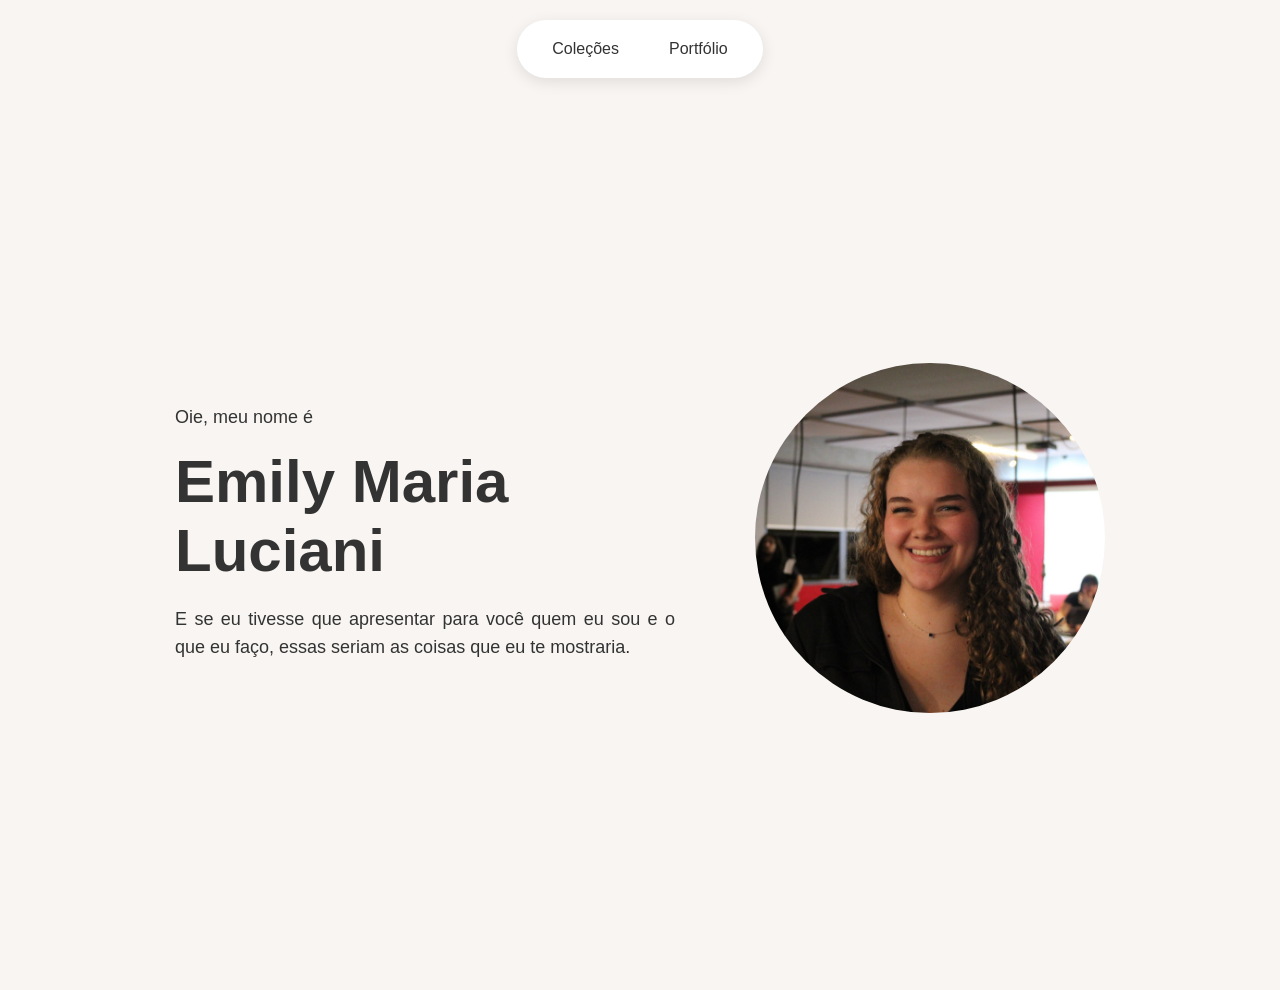
<file: index.html>
<!DOCTYPE html>
<html lang="pt-br">
<head>
    <meta charset="UTF-8">
    <meta name="viewport" content="width=device-width, initial-scale=1.0">
    <title>Emily Maria Luciani</title>
    <link rel="stylesheet" href="static/css/style.css">
</head>
<body>

    <!-- Menu de navegação (fixo no topo) -->
    <header class="header-index">
        <nav class="menu">
            <a href="colecao.html">Coleções</a>
            <a href="portfolio.html">Portfólio</a>
        </nav>
    </header>


    <main>

        <section id="sobre-mim" class="secao-apresentacao">

            <div class="apresentacao-texto">
                <p>Oie, meu nome é</p>

                <h1>Emily Maria Luciani</h1>

                <p>
                    E se eu tivesse que apresentar para você quem eu sou e o que eu faço,
                    essas seriam as coisas que eu te mostraria.
                </p>
            </div>

            <div class="apresentacao-imagem">
                <img src="static/img/Emily-maria-luciani.jpeg" alt="Foto de Emily Maria Luciani">
            </div>

        </section>

    </main>

</body>
</html>
</file>
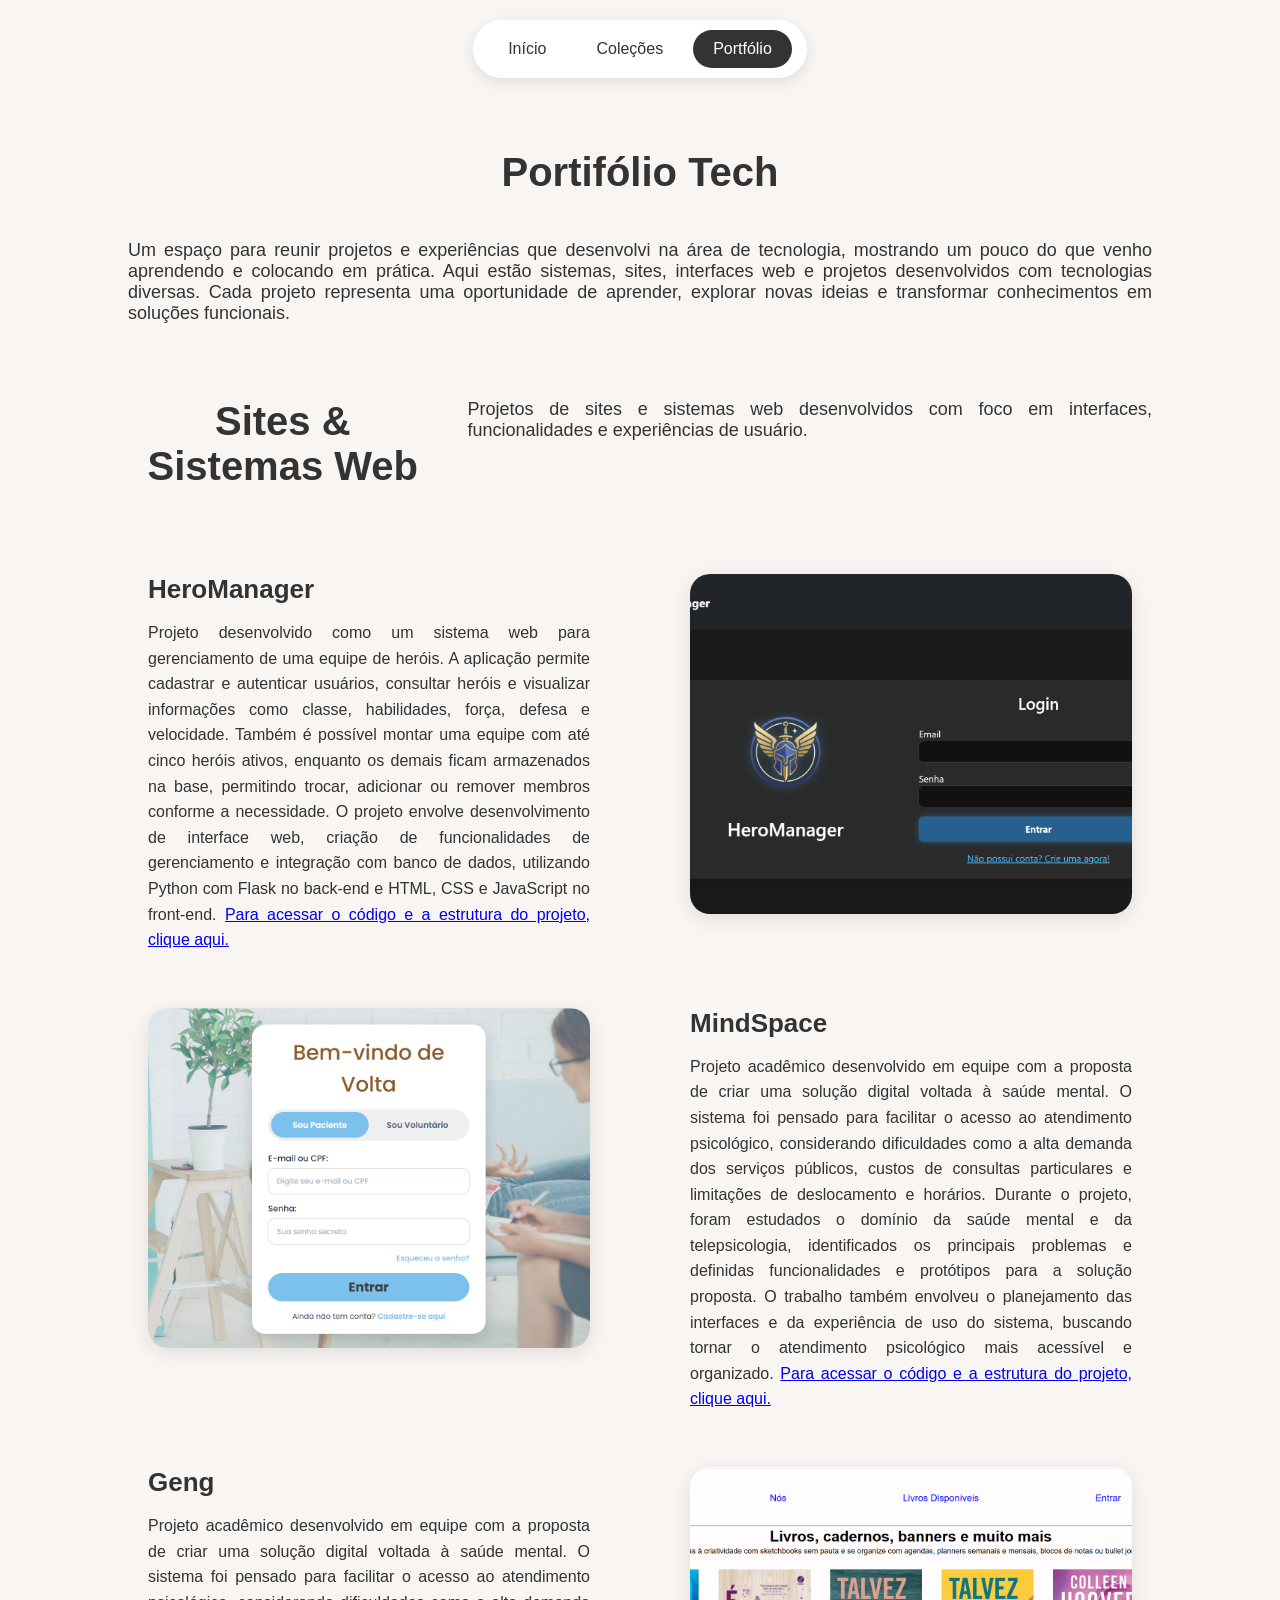
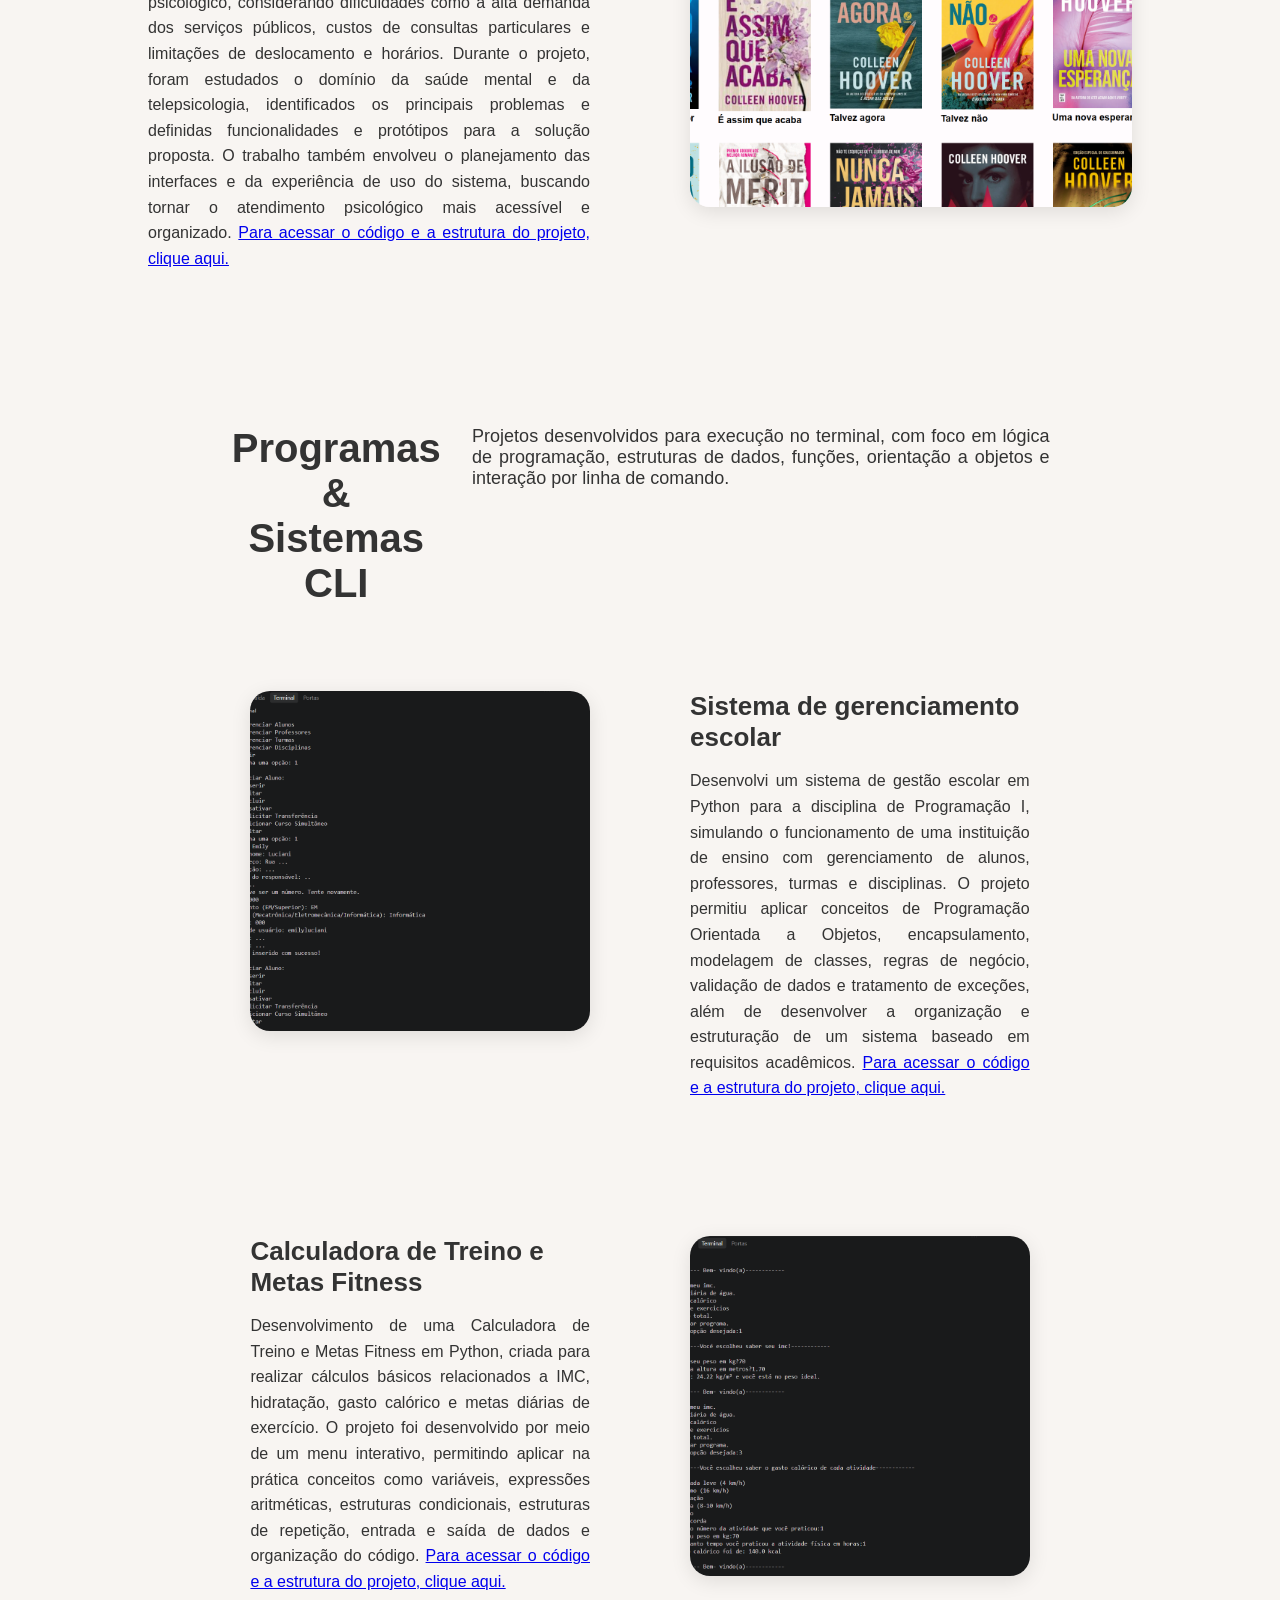
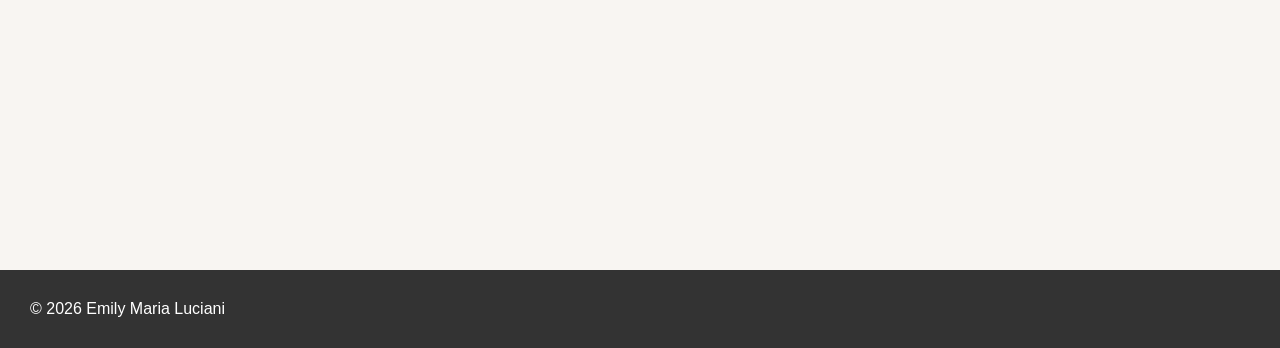
<file: portfolio.html>
<!DOCTYPE html>
<html lang="pt-br">
<head>
    <meta charset="UTF-8">
    <meta name="viewport" content="width=device-width, initial-scale=1.0">
    <title>Portfólio</title>
    <link rel="stylesheet" href="static/css/style.css">
</head>
<body>

    <header>
        <nav class="menu">
            <a href="index.html">Início</a>
            <a href="colecao.html">Coleções</a>
            <a href="portfolio.html" class="ativo">Portfólio</a>
        </nav>
    </header>


    <main>

        <!-- Introdução do portfólio -->
        <section class="secao-intro-portfolio">
            <div class="titulo-secao">
                <h2>Portifólio Tech</h2>

                <p>
                    Um espaço para reunir projetos e experiências que desenvolvi na área de tecnologia,
                    mostrando um pouco do que venho aprendendo e colocando em prática. Aqui estão sistemas,
                    sites, interfaces web e projetos desenvolvidos com tecnologias diversas. Cada projeto
                    representa uma oportunidade de aprender, explorar novas ideias e transformar
                    conhecimentos em soluções funcionais.
                </p>
            </div>
        </section>

        <!-- Outros projetos -->
        <section id="outros-projetos" class="secao secao-sem-topo">

            <div class="titulo-secao">
                <h2>Sites & Sistemas Web</h2>

                <p>
                    Projetos de sites e sistemas web desenvolvidos com foco em interfaces,
                    funcionalidades e experiências de usuário.
                </p>
            </div>

                <article class="projeto">

                    <div class="projeto-imagem">
                        <img src="static/img/hero-manager.png"
                             alt="tela de login do site HeroManager">
                    </div>

                    <div class="projeto-texto">
                        <h3>HeroManager </h3>

                        <p>
                        Projeto desenvolvido como um sistema web para gerenciamento de uma equipe de heróis. A aplicação permite cadastrar 
                        e autenticar usuários, consultar heróis e visualizar informações como classe, habilidades, força, defesa e velocidade. 
                        Também é possível montar uma equipe com até cinco heróis ativos, enquanto os demais ficam armazenados na base, permitindo trocar, 
                        adicionar ou remover membros conforme a necessidade. O projeto envolve desenvolvimento de interface web, criação de funcionalidades 
                        de gerenciamento e integração com banco de dados, utilizando Python com Flask no back-end e HTML, CSS e JavaScript no front-end. <a href="https://github.com/emilyluciani/hero-manager.git">Para acessar o código e a estrutura do projeto, clique aqui.</a>
                        </p>
                    </div>

                </article>

        
                <article class="projeto">

                    <div class="projeto-imagem">
                        <img src="static/img/mindspace-login.png"
                             alt="Tela de login do site MindSpace">
                    </div>

                    <div class="projeto-texto">
                        <h3>MindSpace</h3>

                        <p>Projeto acadêmico desenvolvido em equipe com a proposta de criar uma solução digital voltada 
                            à saúde mental. O sistema foi pensado para facilitar o acesso ao atendimento psicológico, 
                            considerando dificuldades como a alta demanda dos serviços públicos, custos de consultas 
                            particulares e limitações de deslocamento e horários. Durante o projeto, foram estudados o 
                            domínio da saúde mental e da telepsicologia, identificados os principais problemas e definidas 
                            funcionalidades e protótipos para a solução proposta. O trabalho também envolveu o planejamento 
                            das interfaces e da experiência de uso do sistema, buscando tornar o atendimento psicológico mais 
                            acessível e organizado. <a href="https://github.com/emilyluciani/mind-space.git">Para acessar o código e a estrutura do projeto, clique aqui.</a>
                        </p>
                    </div>

                </article>

                <article class="projeto">

                    <div class="projeto-imagem">
                        <img src="static/img/GENG.png"
                             alt="Tela de início de site de livraria GENG">
                    </div>

                    <div class="projeto-texto">
                        <h3>Geng</h3>

                        <p>Projeto acadêmico desenvolvido em equipe com a proposta de criar uma solução digital voltada 
                            à saúde mental. O sistema foi pensado para facilitar o acesso ao atendimento psicológico, 
                            considerando dificuldades como a alta demanda dos serviços públicos, custos de consultas 
                            particulares e limitações de deslocamento e horários. Durante o projeto, foram estudados o 
                            domínio da saúde mental e da telepsicologia, identificados os principais problemas e definidas 
                            funcionalidades e protótipos para a solução proposta. O trabalho também envolveu o planejamento 
                            das interfaces e da experiência de uso do sistema, buscando tornar o atendimento psicológico mais 
                            acessível e organizado. <a href="https://github.com/emilyluciani/livraria-geng.git">Para acessar o código e a estrutura do projeto, clique aqui.</a>
                        </p>
                    </div>

                </article>


        <section id="outros-projetos" class="secao">

            <div class="titulo-secao">
                <h2>Programas & Sistemas CLI</h2>

                <p>
                    Projetos desenvolvidos para execução no terminal, com foco em lógica de programação, estruturas de dados, funções, 
                    orientação a objetos e interação por linha de comando.

                </p>
            </div>


            <div class="lista-projetos">
                <article class="projeto">

                    <div class="projeto-imagem">
                        <img src="static/img/escola.png"
                             alt="Código sendo executado no terminal">
                    </div>

                    <div class="projeto-texto">
                        <h3>Sistema de gerenciamento escolar</h3>

                        <p>
                            Desenvolvi um sistema de gestão escolar em Python para a disciplina de Programação I, simulando o funcionamento de 
                            uma instituição de ensino com gerenciamento de alunos, professores, turmas e disciplinas. O projeto permitiu aplicar 
                            conceitos de Programação Orientada a Objetos, encapsulamento, modelagem de classes, regras de negócio, validação de 
                            dados e tratamento de exceções, além de desenvolver a organização e estruturação de um sistema baseado em requisitos acadêmicos. <a href="https://github.com/emilyluciani/sistema-escolar-python.git">Para acessar o código e a estrutura do projeto, clique aqui.</a>
                        </p>
                    </div>

                </article>

                <article class="projeto">

                    <div class="projeto-imagem">
                        <img src="static/img/pjbl-1.png"
                             alt="Código sendo executado no terminal">
                    </div>

                    <div class="projeto-texto">
                        <h3>Calculadora de Treino e Metas Fitness</h3>

                        <p>
                        Desenvolvimento de uma Calculadora de Treino e Metas Fitness em Python, criada para realizar cálculos básicos relacionados a IMC, hidratação, 
                        gasto calórico e metas diárias de exercício. O projeto foi desenvolvido por meio de um menu interativo, permitindo aplicar na prática conceitos 
                        como variáveis, expressões aritméticas, estruturas condicionais, estruturas de repetição, entrada e saída de dados e organização do código. <a href="https://github.com/emilyluciani/calculadora-meta-fitness.git">Para acessar o código e a estrutura do projeto, clique aqui.</a>
                        </p>
                    </div>

                </article>

            </div>

        </section>

    </main>

    <!-- Rodapé -->
    <footer>
        <p>&copy; 2026 Emily Maria Luciani </p>
    </footer>

</body>
</html>
</file>
<file: static/css/style.css>
* {
    margin: 0;
    padding: 0;
    box-sizing: border-box;
}

html {
    scroll-behavior: smooth;
}

body {
    font-family: Arial, sans-serif;
    background-color: #f8f5f2;
    color: #333;
}

/* Área do topo — menu fixo, sempre visível ao rolar a página */
header {
    position: fixed;
    top: 20px;
    left: 0;
    right: 0;

    width: 100%;
    display: flex;
    justify-content: center;
    align-items: center;

    z-index: 1000;
}

.header-index {
    position: fixed;
    top: 20px;
    left: 0;
    right: 0;

    width: 100%;
    display: flex;
    justify-content: center;
    align-items: center;

    z-index: 1000;
}

/* Menu */
.menu {
    display: flex;
    flex-direction: row;
    align-items: center;
    gap: 10px;

    padding: 10px 15px;

    background-color: white;
    border-radius: 50px;

    box-shadow: 0 4px 15px rgba(0, 0, 0, 0.1);
}

/* Links */
.menu a {
    text-decoration: none;
    color: #333;

    padding: 10px 20px;
    border-radius: 30px;

    transition: 0.3s;
}

/* Quando passar o mouse */
.menu a:hover {
    background-color: #333;
    color: white;
}

/*menu página inicial*/
.menu-index {
    display: flex;
    flex-direction: row;
    align-items: center;
    gap: 10px;

    padding: 10px 15px;

    background-color: white;
    border-radius: 50px;

    box-shadow: 0 4px 15px rgba(0, 0, 0, 0.1);
}

/* Links */
.menu-index a {
    text-decoration: none;
    color: #333;

    padding: 10px 20px;
    border-radius: 30px;

    transition: 0.3s;
}

/* Quando passar o mouse */
.menu-index a:hover {
    background-color: #333;
    color: white;
}

/* Conteúdo principal */

main {
    width: 100%;

    /* Espaço para não ficar escondido atrás do menu fixo */
    padding-top: 90px;
}


/* página sobre mim */

.secao-apresentacao {
    min-height: 100vh;

    display: flex;
    align-items: center;
    justify-content: center;

    gap: 80px;

    padding: 100px 10%;
}

.apresentacao-texto {
    max-width: 500px;
}

.apresentacao-texto p {
    font-size: 18px;
    line-height: 1.6;
    margin-bottom: 15px;
}

.apresentacao-texto h1 {
    font-size: 60px;
    margin-bottom: 20px;
}

.apresentacao-imagem img {
    width: 350px;
    height: 350px;

    object-fit: cover;

    border-radius: 50%;
}


/* Botão */

.botao {
    display: inline-block;

    margin-top: 20px;
    padding: 12px 25px;

    background-color: #333;
    color: white;

    text-decoration: none;

    border-radius: 30px;

    transition: 0.3s ease;
}

.botao:hover {
    transform: translateY(-3px);
}


/* seções*/

.secao {
    min-height: 100vh;

    padding: 120px 10%;
}

/* Página ainda sem conteúdo (ex.: portfolio.html) */
.secao-vazia {
    min-height: 20vh;
}


/* Título da seção */

.titulo-secao {
    text-align: center;
    display: flex;    
    align-items: flex-start;
    justify-content:space-around;
    gap: 30px;
    margin-bottom: 50px;
}

.titulo-secao h2 {
    font-size: 40px;
    margin-bottom: 15px;
}

.titulo-secao p {
    font-size: 18px;
    margin-bottom: 15px
}

p {
    text-align: justify;
}

/* cards*/

.cards {
    display: grid;
    grid-template-columns: repeat(4, 1fr);
    gap: 30px;
}


/* Card individual */

.card {
    background-color: #e1e0dc;

    border-radius: 20px;

    overflow: hidden;

    box-shadow: 0 5px 20px rgba(0, 0, 0, 0.1);

    transition: 0.3s ease;
}

.card:hover {
    transform: translateY(-8px);
}


/* Imagem do card */

.card img {
    width: 100%;
    height: 220px;

    object-fit: cover;
}


/* Conteúdo */

.card-conteudo {
    padding: 20px;
}

.card h3 {
    font-family: Arial, sans-serif;
    font-size: 24px;
    font-weight: 600;
}

.card p {
    font-family: Arial, sans-serif;
    font-size: 15px;
    line-height: 1.6;
}


/* leia mais */

.card-conteudo a {
    color: #333;

    font-weight: bold;

    text-decoration: none;
}

.card-conteudo a:hover {
    text-decoration: underline;
}


/* outros projetos*/

.lista-projetos {
    display: flex;
    flex-direction: column;

    gap: 80px;
}


/* Cada projeto ocupa a seção inteira, dividido ao meio entre
   imagem e texto */

.projeto {
    display: flex;
    align-items: flex-start;

    gap: 60px;
}


.projeto:nth-child(even) {
    flex-direction: row-reverse;
}


.projeto-imagem {
    flex: 1 1 50%;

    padding: 20px;
}

.projeto-imagem img {
    display: block;

    width: 100%;
    height: 340px;

    object-fit: cover;

    border-radius: 20px;

    box-shadow: 0 5px 20px rgba(0, 0, 0, 0.1);
}


.projeto-texto {
    flex: 1 1 50%;

    padding: 20px;
}

.projeto-texto h3 {
    font-family: Arial, sans-serif;
    font-size: 26px;
    font-weight: 600;

    margin-bottom: 15px;
}

.projeto-texto p {
    font-family: Arial, sans-serif;
    font-size: 16px;
    line-height: 1.6;

    margin-bottom: 15px;
}


/* Telas estreitas: empilha sempre imagem em cima e texto embaixo,
   independente do projeto ser par ou ímpar */

@media (max-width: 900px) {

    .lista-projetos {
        gap: 50px;
    }

    .projeto,
    .projeto:nth-child(even) {
        flex-direction: column;

        gap: 25px;
    }

    .projeto-imagem,
    .projeto-texto {
        padding: 0;
    }

    .projeto-imagem img {
        height: 240px;
    }

}


/* rodapé */

footer {
    padding: 30px;

    text-align: center;

    background-color: #333;
    color: white;
}



/* Carossel */

.carrossel {
    width: 100%;
    max-width: 1360px;
    margin: auto;

    background-color: #e1e0dc;

    padding: 64px;

    border-radius: 20px;

    position: relative;

    overflow: hidden;
}


.carrossel-janela {
    width: 100%;

    overflow: hidden;
}


/* linha dos cards */

.cards-carrosel {
    display: flex;

    flex-direction: row;

    flex-wrap: nowrap;

    gap: 40px;

    width: max-content;

    transition: transform 0.5s ease;
}


/* card */

.card-carrosel {
    flex: 0 0 auto;

    background-color: #e1e0dc;

    border-radius: 20px;

    overflow: hidden;

    padding-bottom: 18px;

    transition: 0.3s ease;
}

.card-carrosel:hover {
    transform: translateY(-8px);
}


/* imagem */

.card-carrosel img {
    display: block;

    width: 100%;

    height: 218px;

    object-fit: cover;
}


/* twxto embaixo */

.card-carrosel h3 {
    margin: 18px 20px 0;

    color: #282829;

    font-family: Arial, sans-serif;

    font-size: 21px;

    font-weight: normal;

    line-height: 1.8;
}


.seta {
    position: absolute;

    top: 43%;

    transform: translateY(-50%);

    z-index: 2;

    background: transparent;

    border: none;

    color: #bdbbb2;

    font-size: 60px;

    cursor: pointer;

    transition: color 0.2s;
}

.seta:hover {
    color: #282829;
}


.anterior {
    left: 18px;
}


.proxima {
    right: 18px;
}


.bolinhas {
    display: flex;

    justify-content: center;

    align-items: center;

    gap: 5px;

    margin-top: 42px;
}

.bolinha {
    width: 12px;

    height: 12px;

    padding: 0;

    border: none;

    border-radius: 50%;

    background-color: #9aa9ab;

    cursor: pointer;
}

.bolinha.ativa {
    background-color: #282829;
}


/* responsividade pro celular */

@media (max-width: 700px) {

    .carrossel {
        padding: 30px;
    }

    .cards-carrosel {
        gap: 20px;
    }

    .card-carrosel {
        flex: 0 0 auto;
    }

    .card-carrosel img {
        height: 220px;
    }

    .card-carrosel h3 {
        margin: 15px 15px 0;

        font-size: 17px;
    }

    .seta {
        font-size: 40px;
    }

    .anterior {
        left: 5px;
    }

    .proxima {
        right: 5px;
    }

}

/* Telas médias: 2 cards por linha */
@media (max-width: 1100px) {

    .cards {
        grid-template-columns: repeat(2, 1fr);
    }

}


/* =========================
   RESPONSIVIDADE
========================= */

@media (max-width: 768px) {

    .menu {
        gap: 2px;
    }

    .menu a {
        padding: 8px 10px;
        font-size: 14px;
    }

    .header-index {
        top: auto;      /* Remove a fixação do topo */
        bottom: 20px;   /* Joga o menu para baixo (mude para 0 se quiser colado na borda) */
    }

    main {
        padding-top: 0;    /* Remove o grande espaço do topo no celular */
        padding-bottom: 90px; /* Adiciona espaço no fundo para o texto não sumir atrás do menu */
    }
    
    
    .menu-index {
        gap: 2px;
    }

    .menu-index a {
        padding: 8px 10px;
        font-size: 14px;
    }

    .titulo-secao {
        flex-direction: column;
        align-items: center;
        gap: 15px;
    }

    .secao-apresentacao {
        flex-direction: column;

        text-align: center;

        gap: 40px;
    }

    .apresentacao-texto h1 {
        font-size: 45px;
        text-align: left;
    }


    .apresentacao-imagem {
        order: -1;
    }

    .apresentacao-imagem img {
        width: 250px;
        height: 250px;
    }

    .cards {
        grid-template-columns: 1fr;
        justify-items: center;
    }

    .card {
        width: 90%;
        max-width: 350px;
    }
}


.menu a.ativo {
    background-color: #333;
    color: white;
}


/* introdução coleções e portifólio*/

.secao-intro-colecao,
.secao-intro-portfolio {
    padding: 60px 10% 20px;
}

.secao-intro-colecao .titulo-secao,
.secao-intro-portfolio .titulo-secao {
    margin-bottom: 0;

    /* Título em cima, texto embaixo, tudo centralizado */
    flex-direction: column;
    align-items: center;

}

.secao-intro-colecao .titulo-secao p,
.secao-intro-portfolio .titulo-secao p {
    max-width: 100%;
}


/* Sub-seções que vêm logo após a introdução da coleção
   não precisam repetir o espaço do topo */
.secao-sem-topo {
    padding-top: 40px;
}

@media (max-width: 768px) {

    .secao-intro-colecao,
    .secao-intro-portfolio {
        padding: 90px 8% 10px;
    }

    .secao-sem-topo {
        padding-top: 30px;
    }
}
</file>
